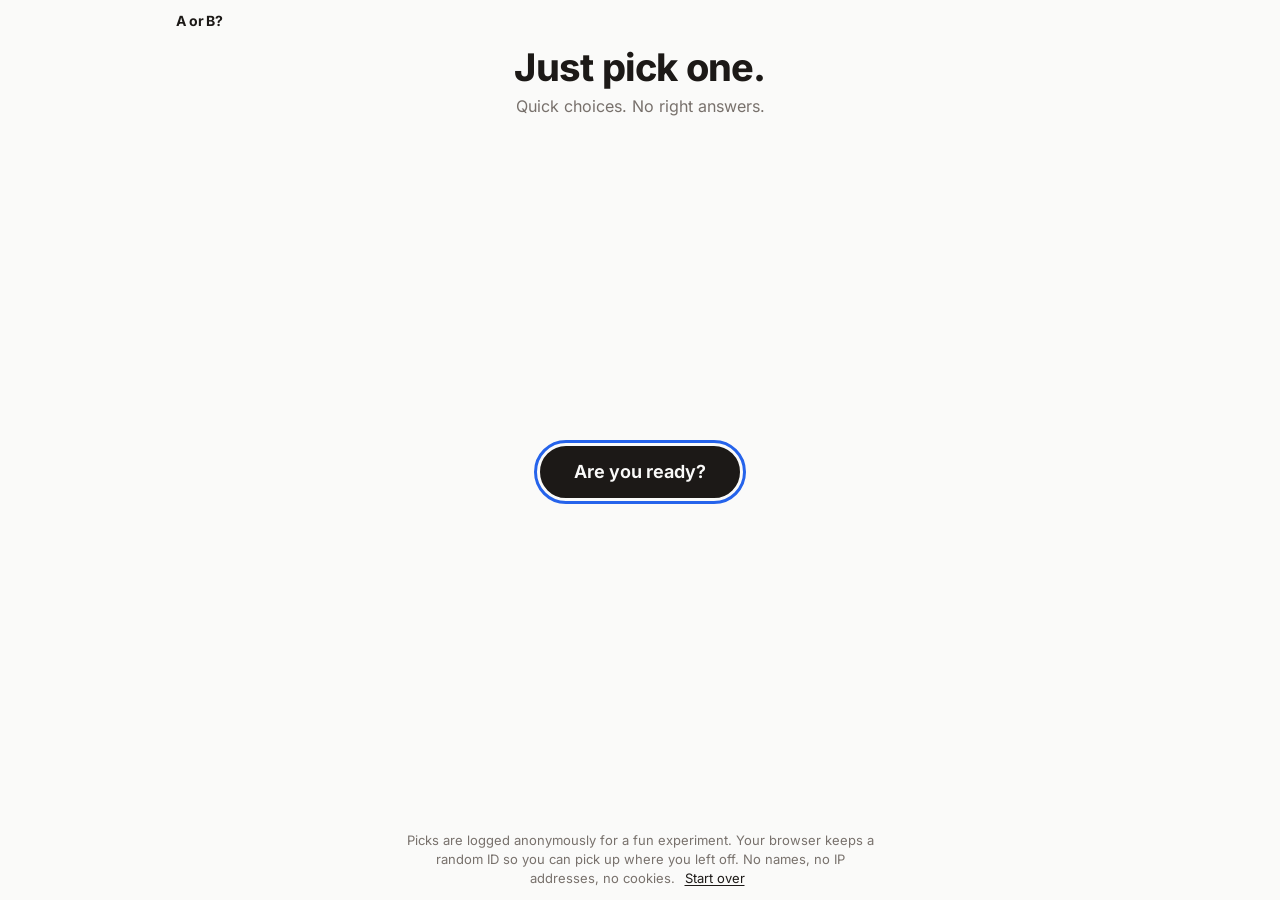
<file: web/index.html>
<!doctype html>
<html lang="en">
<head>
  <meta charset="utf-8">
  <meta name="viewport" content="width=device-width, initial-scale=1, viewport-fit=cover">
  <title>ABRA</title>
  <meta name="description" content="Just pick one. A tiny anonymous experiment.">
  <meta name="color-scheme" content="light dark">
  <link rel="preload" href="fonts/inter-latin-wght-normal.woff2" as="font" type="font/woff2" crossorigin>
  <link rel="stylesheet" href="styles.css?v=__BUILD__">
  <script type="module" src="app.js?v=__BUILD__"></script>
</head>
<body>
  <main class="app" id="app" data-screen="start">
    <header class="top">
      <span class="brand">A or B?</span>
      <span class="progress" id="progress" aria-live="polite"></span>
    </header>

    <section class="prompt" id="prompt" aria-live="polite">
      <h1 class="prompt-main" id="prompt-main">Just pick one.</h1>
      <p class="prompt-sub" id="prompt-sub">Quick choices. No right answers.</p>
    </section>

    <!-- Every screen sits in the same stage, so the Ready button and the
         between-trial dot are exactly where the two options are centered. -->
    <div class="stage" id="stage">
      <div class="screen screen-start" id="screen-start">
        <button class="btn btn-primary" id="ready" type="button" disabled>Loading…</button>
      </div>

      <div class="screen screen-trial" id="screen-trial" role="group" aria-label="Pick one">
        <button class="option" id="opt1" type="button" data-slot="1"></button>
        <button class="option" id="opt2" type="button" data-slot="2"></button>
      </div>

      <div class="screen screen-gap" id="screen-gap" aria-hidden="true">
        <span class="dot"></span>
      </div>

      <div class="screen screen-block" id="screen-block">
        <div class="stack">
          <button class="btn btn-primary" id="keep-going" type="button">Keep going</button>
          <button class="btn btn-quiet" id="done" type="button">I'm done</button>
        </div>
      </div>

      <div class="screen screen-done" id="screen-done">
        <div class="explain">
          <p>Every pair you saw was styled at random: the <b>color</b>, how <b>filled-in</b> each button was, its <b>size</b>, which one came <b>first</b>, whether it had a <b>label</b>, and sometimes which one was <b>pre-selected</b>.</p>
          <p>We're measuring which of those nudge people's picks. Results will be shared once there's enough data.</p>
          <button class="btn btn-quiet" id="play-more" type="button">Play more anyway</button>
        </div>
      </div>
    </div>

    <footer class="note">
      Picks are logged anonymously for a fun experiment. Your browser keeps a random ID so you can
      pick up where you left off. No names, no IP addresses, no cookies.
      <button class="start-over" id="start-over" type="button">Start over</button>
    </footer>
  </main>
</body>
</html>
</file>
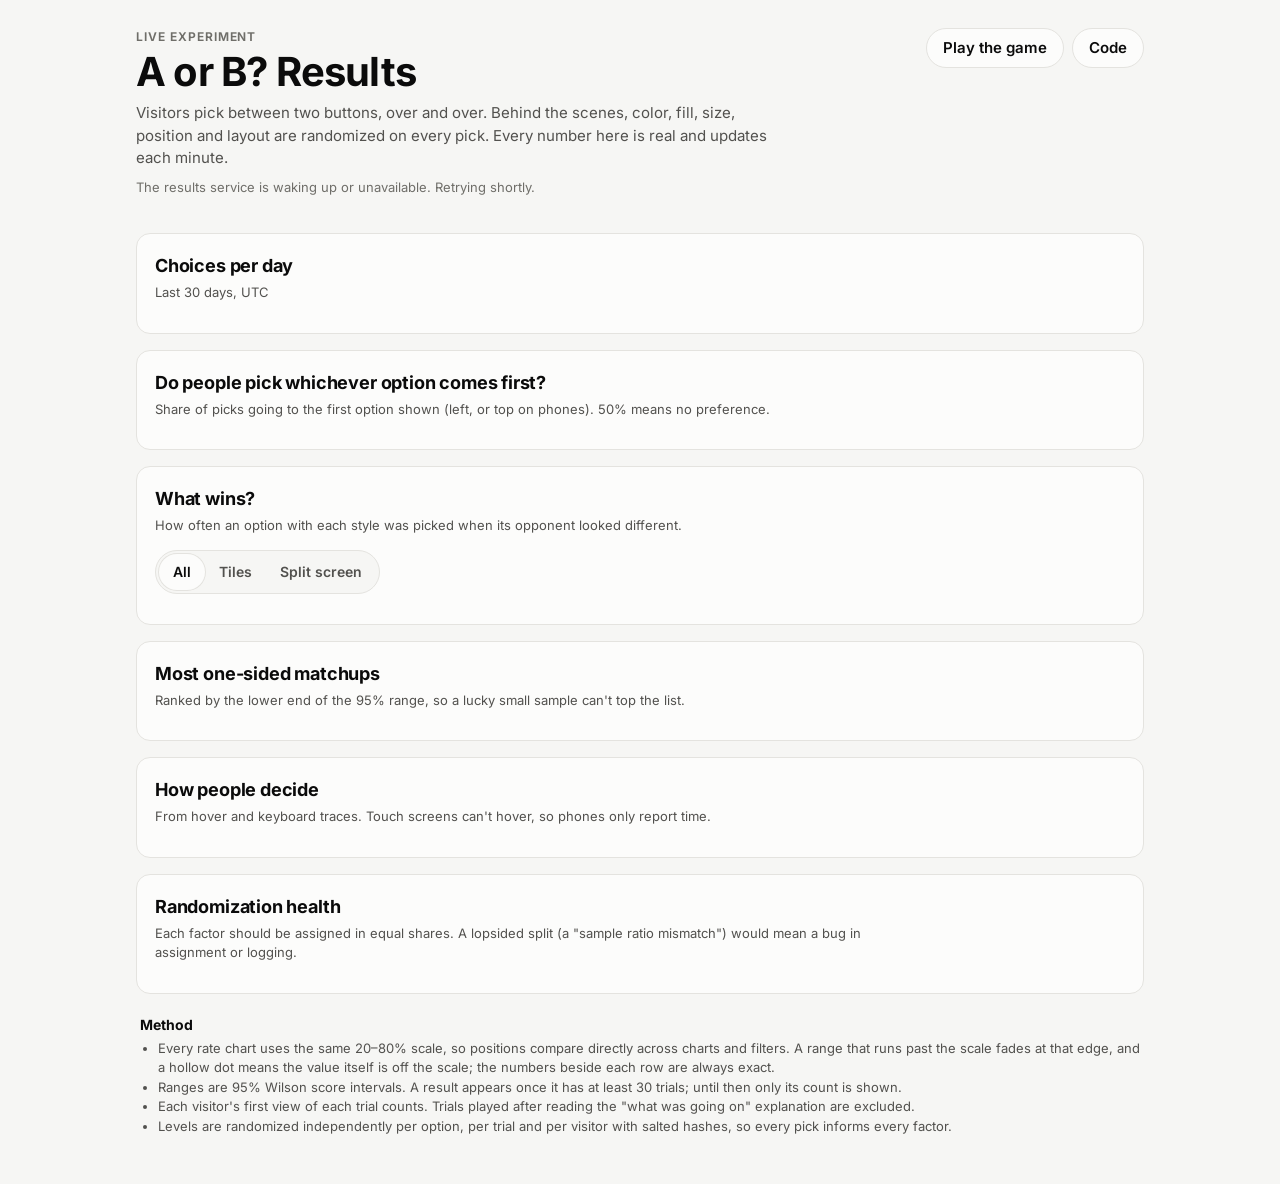
<file: web/dashboard/index.html>
<!doctype html>
<html lang="en">
<head>
  <meta charset="utf-8">
  <meta name="viewport" content="width=device-width, initial-scale=1, viewport-fit=cover">
  <title>A or B? Live Results</title>
  <meta name="description" content="Live results from the A or B? choice experiment: what nudges people's picks.">
  <meta name="color-scheme" content="light dark">
  <link rel="preload" href="../fonts/inter-latin-wght-normal.woff2" as="font" type="font/woff2" crossorigin>
  <link rel="stylesheet" href="dashboard.css?v=__BUILD__">
  <script type="module" src="dashboard.js?v=__BUILD__"></script>
</head>
<body>
  <main class="dash">
    <header class="dash-head">
      <div>
        <p class="kicker">Live experiment</p>
        <h1>A or B? Results</h1>
        <p class="lede">
          Visitors pick between two buttons, over and over. Behind the scenes, color, fill, size,
          position and layout are randomized on every pick. Every number here is real and updates
          each minute.
        </p>
      </div>
      <nav class="head-links">
        <a class="pill" href="../">Play the game</a>
        <a class="pill" href="https://github.com/griffin-brown-95/nudge" target="_blank" rel="noopener">Code</a>
      </nav>
      <p class="status" id="status" aria-live="polite">Loading…</p>
    </header>

    <section aria-labelledby="h-progress">
      <h2 id="h-progress" class="visually-hidden">Progress</h2>
      <div class="kpis" id="kpis"></div>
    </section>

    <section class="card" aria-labelledby="h-daily">
      <div class="card-head">
        <h2 id="h-daily">Choices per day</h2>
        <p class="note">Last 30 days, UTC</p>
      </div>
      <div id="daily" class="daily"></div>
    </section>

    <section class="card" aria-labelledby="h-position">
      <div class="card-head">
        <h2 id="h-position">Do people pick whichever option comes first?</h2>
        <p class="note">Share of picks going to the first option shown (left, or top on phones). 50% means no preference.</p>
      </div>
      <div id="position"></div>
    </section>

    <section class="card" aria-labelledby="h-attr">
      <div class="card-head">
        <h2 id="h-attr">What wins?</h2>
        <p class="note">How often an option with each style was picked when its opponent looked different.</p>
      </div>
      <div class="filters" role="radiogroup" aria-label="Layout frame" id="frame-filter">
        <button type="button" role="radio" aria-checked="true" data-frame="">All</button>
        <button type="button" role="radio" aria-checked="false" data-frame="tiles">Tiles</button>
        <button type="button" role="radio" aria-checked="false" data-frame="split">Split screen</button>
      </div>
      <div id="attributes" class="attr-grid"></div>
    </section>

    <section class="card" aria-labelledby="h-matchups">
      <div class="card-head">
        <h2 id="h-matchups">Most one-sided matchups</h2>
        <p class="note">Ranked by the lower end of the 95% range, so a lucky small sample can't top the list.</p>
      </div>
      <div id="matchups"></div>
    </section>

    <section class="card" aria-labelledby="h-decide">
      <div class="card-head">
        <h2 id="h-decide">How people decide</h2>
        <p class="note">From hover and keyboard traces. Touch screens can't hover, so phones only report time.</p>
      </div>
      <div id="decisions"></div>
    </section>

    <section class="card" aria-labelledby="h-health">
      <div class="card-head">
        <h2 id="h-health">Randomization health</h2>
        <p class="note">Each factor should be assigned in equal shares. A lopsided split (a "sample ratio mismatch") would mean a bug in assignment or logging.</p>
      </div>
      <div id="balance" class="balance"></div>
    </section>

    <footer class="method">
      <h2>Method</h2>
      <ul>
        <li>Every rate chart uses the same 20–80% scale, so positions compare directly across charts and filters. A range that runs past the scale fades at that edge, and a hollow dot means the value itself is off the scale; the numbers beside each row are always exact.</li>
        <li>Ranges are 95% Wilson score intervals. A result appears once it has at least <span id="min-n">30</span> trials; until then only its count is shown.</li>
        <li>Each visitor's first view of each trial counts. Trials played after reading the "what was going on" explanation are excluded.</li>
        <li>Levels are randomized independently per option, per trial and per visitor with salted hashes, so every pick informs every factor.</li>
      </ul>
    </footer>
  </main>
  <div class="tooltip" id="tooltip" role="tooltip" hidden></div>
</body>
</html>
</file>
<file: web/styles.css>
@font-face {
  font-family: "Inter";
  src: url("fonts/inter-latin-wght-normal.woff2") format("woff2");
  font-weight: 100 900;
  font-display: block; /* Ready waits for the font, so never show a swap */
}

:root {
  --bg: #fafaf9;
  --fg: #1c1917;
  --muted: #78716c;
  --line: #e7e5e4;
  --accent: #1c1917;
  --accent-fg: #fafaf9;
  --ring: #2563eb;

  /* Experiment colors: equal OKLCH lightness and chroma so hue is the only
     difference. They don't change with the theme. */
  --opt-l: 0.72;
  --opt-c: 0.14;
  --opt-ink: #111;

  --font: "Inter", system-ui, -apple-system, "Segoe UI", Roboto, sans-serif;
  --radius: 18px;
  --gap: clamp(16px, 4vw, 40px);
}

@media (prefers-color-scheme: dark) {
  :root {
    --bg: #141210;
    --fg: #f5f5f4;
    --muted: #a8a29e;
    --line: #292524;
    --accent: #f5f5f4;
    --accent-fg: #141210;
    --ring: #60a5fa;
  }
}

* { box-sizing: border-box; }

html, body {
  margin: 0;
  height: 100%;
  background: var(--bg);
  color: var(--fg);
  font-family: var(--font);
  -webkit-text-size-adjust: 100%;
}

.app {
  min-height: 100dvh;
  display: grid;
  grid-template-rows: auto auto 1fr auto;
  padding: max(12px, env(safe-area-inset-top)) 16px max(12px, env(safe-area-inset-bottom));
  max-width: 960px;
  margin: 0 auto;
}

.top {
  display: flex;
  justify-content: space-between;
  align-items: baseline;
  font-size: 14px;
  color: var(--muted);
  min-height: 24px;
}
.brand { font-weight: 700; letter-spacing: -0.01em; color: var(--fg); }
.progress { font-variant-numeric: tabular-nums; }

/* Fixed height so the stage never shifts between screens. */
.prompt {
  text-align: center;
  min-height: 92px;
  padding-top: 8px;
}
.prompt-main {
  margin: 0;
  font-size: clamp(26px, 6vw, 38px);
  font-weight: 750;
  letter-spacing: -0.02em;
}
.prompt-sub {
  margin: 6px 0 0;
  font-size: 16px;
  color: var(--muted);
  min-height: 1.4em;
}

.stage:focus { outline: none; }
.stage {
  position: relative;
  display: grid;
  place-items: center;
  min-height: 300px;
}

.screen { display: none; }
.app[data-screen="start"] .screen-start,
.app[data-screen="gap"] .screen-gap,
.app[data-screen="block"] .screen-block,
.app[data-screen="done"] .screen-done { display: grid; place-items: center; }
.app[data-screen="trial"] .screen-trial { display: flex; }

/* --- General buttons (not part of the experiment) --- */
.btn {
  font: inherit;
  font-size: 18px;
  font-weight: 650;
  min-height: 52px;
  min-width: 200px;
  padding: 0 28px;
  border-radius: 999px;
  border: 2px solid var(--accent);
  cursor: pointer;
  touch-action: manipulation;
}
.btn-primary { background: var(--accent); color: var(--accent-fg); }
.btn-quiet { background: transparent; color: var(--fg); border-color: var(--line); }
.btn:disabled { opacity: 0.55; cursor: progress; }
.btn:focus-visible { outline: 3px solid var(--ring); outline-offset: 3px; }

.stack { display: grid; gap: 14px; justify-items: center; }

.explain { max-width: 34rem; text-align: center; line-height: 1.55; font-size: 16px; }
.explain p { margin: 0 0 14px; }

.note {
  margin: 16px auto 0;
  max-width: 30rem;
  text-align: center;
  font-size: 13px;
  line-height: 1.45;
  color: var(--muted);
}
/* The note (and its Start over link) only appears on the start screen. It's
   hidden rather than removed, so the stage keeps the same height and the
   options stay centered on the spot where the Ready button was. */
.app:not([data-screen="start"]) .note { visibility: hidden; }

/* A text-style button with a full-size tap target. */
.start-over {
  font: inherit;
  color: var(--fg);
  background: none;
  border: 0;
  padding: 12px 6px;
  margin: -12px 0;
  text-decoration: underline;
  text-underline-offset: 2px;
  cursor: pointer;
  touch-action: manipulation;
}
.start-over:focus-visible { outline: 3px solid var(--ring); outline-offset: 2px; border-radius: 4px; }

.dot {
  width: 10px;
  height: 10px;
  border-radius: 50%;
  background: var(--muted);
}

/* --- The two options --- */
.screen-trial {
  gap: var(--gap);
  align-items: center;
  justify-content: center;
  flex-direction: column; /* stacked on narrow screens */
  width: 100%;
  /* Room for two +8% options, which grow into the gap. */
  gap: max(28px, var(--gap));
}
@media (min-width: 560px) {
  .screen-trial { flex-direction: row; }
}

.option {
  --h: 0;          /* hue, set per option */
  --c: var(--opt-c);
  --color: oklch(var(--opt-l) var(--c) var(--h));

  font: inherit;
  font-size: clamp(40px, 9vw, 56px);
  font-weight: 750;
  letter-spacing: -0.02em;
  width: min(80vw, 300px);
  height: clamp(96px, 22dvh, 160px);
  border-radius: var(--radius);
  border: 2px solid transparent;
  cursor: pointer;
  touch-action: manipulation;
  user-select: none;
  -webkit-user-select: none;
  -webkit-tap-highlight-color: transparent;
  /* Scaling keeps both options' centers where the base layout put them. */
  transform: scale(var(--scale, 1));
}
@media (min-width: 560px) {
  .option { width: min(38vw, 280px); height: 170px; }
}

.option[data-color="red"]    { --h: 25; }
.option[data-color="orange"] { --h: 60; }
.option[data-color="green"]  { --h: 145; }
.option[data-color="blue"]   { --h: 250; }
.option[data-color="purple"] { --h: 305; }
.option[data-color="gray"]   { --h: 0; --c: 0; }

.option[data-emphasis="solid"]   { background: var(--color); color: var(--opt-ink); }
.option[data-emphasis="soft"]    { background: oklch(var(--opt-l) var(--c) var(--h) / 0.3); color: var(--fg); }
.option[data-emphasis="outline"] { background: transparent; border-color: var(--color); color: var(--fg); }

.option[data-size="plus8"] { --scale: 1.08; }

/* --- Split frame: each option fills its half of the play area --- */
.app[data-screen="trial"][data-frame="split"] .screen-trial {
  position: fixed;
  left: 0;
  right: 0;
  top: var(--split-top, 140px);
  bottom: var(--split-bottom, 64px);
  width: auto;
  gap: 6px;
  align-items: stretch;
}
.app[data-frame="split"] .option {
  /* "+8%" becomes a share of the screen: 1.08 : 1 is a 52/48 split. */
  flex: var(--grow, 1) 1 0;
  width: auto;
  height: auto;
  border-radius: 0;
  border-width: 5px;
  transform: none;
  font-size: clamp(56px, 12vw, 96px);
}
.app[data-frame="split"] .option[data-size="plus8"] { --grow: 1.08; }
.app[data-frame="split"] .option:focus-visible,
.app[data-frame="split"] .option.is-focused { outline-offset: -12px; }

/* Identical feedback for both options so hover can't favor one, and only
   once the pointer has moved (app.js armHoverOnMove). */
@media (hover: hover) {
  .app[data-hover="on"] .option:hover { filter: brightness(1.04); }
}
.option:focus { outline: none; }
.option:focus-visible,
.option.is-focused { outline: 3px solid var(--ring); outline-offset: 4px; }
.option:disabled { cursor: default; }
</file>
<file: web/dashboard/dashboard.css>
@font-face {
  font-family: "Inter";
  src: url("../fonts/inter-latin-wght-normal.woff2") format("woff2");
  font-weight: 100 900;
  font-display: swap;
}

/* Roles, not raw colors. Chart colors follow the data-viz reference palette:
   one series hue (blue), a neutral reference line, and reserved status colors. */
:root {
  color-scheme: light;
  --bg: #f6f6f4;
  --surface-1: #fcfcfb;
  --text-primary: #0b0b0b;
  --text-secondary: #52514e;
  --text-muted: #6f6e69;
  --border: #e4e3df;
  --grid: #ebeae6;
  --reference: #8a8984;
  --series-1: #2a78d6;
  --series-1-soft: #b7d3f6;
  --status-good: #0ca30c;
  --status-critical: #d03b3b;
  --status-pending: #8a8984;
  --focus: #2563eb;

  /* Experiment colors, same as the game (equal OKLCH lightness and chroma). */
  --opt-l: 0.72;
  --opt-c: 0.14;

  --radius: 14px;
  --font: "Inter", system-ui, -apple-system, "Segoe UI", Roboto, sans-serif;
}

@media (prefers-color-scheme: dark) {
  :root:where(:not([data-theme="light"])) {
    color-scheme: dark;
    --bg: #121211;
    --surface-1: #1a1a19;
    --text-primary: #f0efec;
    --text-secondary: #c3c2b7;
    --text-muted: #9a998f;
    --border: #2c2c2a;
    --grid: #262624;
    --reference: #77766f;
    --series-1: #3987e5;
    --series-1-soft: #1c5cab;
    --focus: #60a5fa;
  }
}
:root[data-theme="dark"] {
  color-scheme: dark;
  --bg: #121211;
  --surface-1: #1a1a19;
  --text-primary: #f0efec;
  --text-secondary: #c3c2b7;
  --text-muted: #9a998f;
  --border: #2c2c2a;
  --grid: #262624;
  --reference: #77766f;
  --series-1: #3987e5;
  --series-1-soft: #1c5cab;
  --focus: #60a5fa;
}

* { box-sizing: border-box; }

body {
  margin: 0;
  background: var(--bg);
  color: var(--text-primary);
  font-family: var(--font);
  font-size: 15px;
  line-height: 1.5;
  -webkit-text-size-adjust: 100%;
}

.dash {
  max-width: 1040px;
  margin: 0 auto;
  padding: max(20px, env(safe-area-inset-top)) 16px 48px;
  display: grid;
  gap: 16px;
}

.visually-hidden {
  position: absolute;
  width: 1px; height: 1px;
  overflow: hidden;
  clip: rect(0 0 0 0);
  white-space: nowrap;
}

/* --- Header --- */
.dash-head {
  display: grid;
  grid-template-columns: 1fr auto;
  gap: 8px 24px;
  align-items: start;
  padding: 8px 0 4px;
}
.kicker {
  margin: 0;
  font-size: 12px;
  font-weight: 650;
  letter-spacing: 0.08em;
  text-transform: uppercase;
  color: var(--text-muted);
}
h1 {
  margin: 4px 0 8px;
  font-size: clamp(28px, 5vw, 40px);
  letter-spacing: -0.02em;
  line-height: 1.1;
}
.lede { margin: 0; max-width: 40rem; color: var(--text-secondary); }
.head-links { display: flex; gap: 8px; flex-wrap: wrap; }
.pill {
  display: inline-flex;
  align-items: center;
  min-height: 40px;
  padding: 0 16px;
  border: 1px solid var(--border);
  border-radius: 999px;
  background: var(--surface-1);
  color: var(--text-primary);
  font-weight: 600;
  text-decoration: none;
}
.pill:hover { border-color: var(--text-muted); }
.pill:focus-visible, .filters button:focus-visible, .row:focus-visible, .bar-hit:focus-visible {
  outline: 2px solid var(--focus);
  outline-offset: 2px;
}
.status { grid-column: 1 / -1; margin: 0; font-size: 13px; color: var(--text-muted); }

@media (max-width: 640px) {
  .dash-head { grid-template-columns: 1fr; }
}

/* --- KPI tiles --- */
.kpis {
  display: grid;
  grid-template-columns: repeat(2, 1fr);
  gap: 12px;
}
@media (min-width: 760px) {
  .kpis { grid-template-columns: repeat(4, 1fr); }
}
.kpi {
  background: var(--surface-1);
  border: 1px solid var(--border);
  border-radius: var(--radius);
  padding: 14px 16px;
}
.kpi-label { margin: 0; font-size: 13px; color: var(--text-secondary); }
.kpi-value {
  margin: 4px 0 0;
  font-size: 28px;
  font-weight: 700;
  letter-spacing: -0.02em;
  font-variant-numeric: tabular-nums;
}
.kpi-sub { margin: 2px 0 0; font-size: 12px; color: var(--text-muted); }

/* --- Cards --- */
.card {
  background: var(--surface-1);
  border: 1px solid var(--border);
  border-radius: var(--radius);
  padding: 18px 18px 16px;
  min-width: 0;
}
.card-head { margin-bottom: 14px; }
.card h2 { margin: 0; font-size: 18px; letter-spacing: -0.01em; }
.note { margin: 4px 0 0; font-size: 13px; color: var(--text-secondary); max-width: 46rem; }

/* --- Filters (one row, above the charts) --- */
.filters {
  display: inline-flex;
  padding: 3px;
  margin-bottom: 14px;
  border: 1px solid var(--border);
  border-radius: 999px;
  background: var(--bg);
}
.filters button {
  font: inherit;
  font-size: 14px;
  font-weight: 600;
  min-height: 36px;
  padding: 0 14px;
  border: 0;
  border-radius: 999px;
  background: transparent;
  color: var(--text-secondary);
  cursor: pointer;
}
.filters button[aria-checked="true"] {
  background: var(--surface-1);
  color: var(--text-primary);
  box-shadow: 0 0 0 1px var(--border);
}

/* --- Interval chart: label | track | value --- */
.interval { display: grid; gap: 2px; }
.interval-title {
  margin: 0 0 6px;
  font-size: 13px;
  font-weight: 650;
  color: var(--text-secondary);
}
.row {
  display: grid;
  grid-template-columns: minmax(96px, 150px) 1fr minmax(118px, auto);
  align-items: center;
  gap: 12px;
  min-height: 34px;
  padding: 2px 6px;
  border-radius: 8px;
}
.row:hover { background: var(--bg); }
.row-label {
  display: flex;
  align-items: center;
  gap: 8px;
  font-size: 14px;
  min-width: 0;
}
.row-label span { overflow: hidden; text-overflow: ellipsis; white-space: nowrap; }
.row-label.total { font-weight: 650; }
.swatch {
  flex: none;
  width: 12px;
  height: 12px;
  border-radius: 3px;
  background: oklch(var(--opt-l) var(--opt-c) var(--h));
}
.swatch.gray { background: oklch(var(--opt-l) 0 0); }
.track { position: relative; height: 22px; }
.track .ref {
  position: absolute;
  top: -4px; bottom: -4px;
  width: 0;
  border-left: 1px dashed var(--reference);
}
.track .ci {
  position: absolute;
  top: 9px;
  height: 4px;
  border-radius: 2px;
  background: var(--series-1-soft);
}
/* A range clipped by the fixed 20–80% scale fades out at the edge it runs past. */
.track .ci.clip-lo { border-top-left-radius: 0; border-bottom-left-radius: 0;
  background: linear-gradient(to right, transparent, var(--series-1-soft) 14px); }
.track .ci.clip-hi { border-top-right-radius: 0; border-bottom-right-radius: 0;
  background: linear-gradient(to left, transparent, var(--series-1-soft) 14px); }
.track .ci.clip-lo.clip-hi { background: var(--series-1-soft); }
.track .dot.off-scale { background: var(--surface-1); box-shadow: 0 0 0 2px var(--series-1); }
.track .dot {
  position: absolute;
  top: 5px;
  width: 12px;
  height: 12px;
  margin-left: -6px;
  border-radius: 50%;
  background: var(--series-1);
  box-shadow: 0 0 0 2px var(--surface-1);
}
.track .pending {
  position: absolute;
  inset: 4px 0;
  display: flex;
  align-items: center;
  padding-left: 8px;
  border: 1px dashed var(--border);
  border-radius: 6px;
  font-size: 12px;
  color: var(--text-muted);
}
.row-value {
  font-size: 13px;
  font-variant-numeric: tabular-nums;
  color: var(--text-secondary);
  text-align: right;
  white-space: nowrap;
}
.row-value b { color: var(--text-primary); font-weight: 650; }
.axis {
  display: grid;
  grid-template-columns: minmax(96px, 150px) 1fr minmax(118px, auto);
  gap: 12px;
  padding: 0 6px;
}
.axis .ticks { position: relative; height: 16px; }
.axis .ticks span {
  position: absolute;
  transform: translateX(-50%);
  font-size: 11px;
  color: var(--text-muted);
  font-variant-numeric: tabular-nums;
}

.attr-grid { display: grid; gap: 22px; }

/* Phones: label and value share a line, the track gets the full width below. */
@media (max-width: 560px) {
  .row {
    grid-template-columns: 1fr auto;
    grid-template-areas: "label value" "track track";
    gap: 2px 8px;
    padding: 6px 6px 8px;
  }
  .row-label { grid-area: label; }
  .row-label span { white-space: normal; }
  .row-value { grid-area: value; }
  .track { grid-area: track; }
  .axis { grid-template-columns: 1fr; }
  .axis > span { display: none; }
}

/* --- Daily bars --- */
.daily svg { display: block; width: 100%; height: 160px; overflow: visible; }
.daily .bar { fill: var(--series-1); }
.daily .bar-hit { fill: transparent; cursor: default; }
.daily .bar-hit:hover + .bar, .daily .bar-hit:focus + .bar { fill: var(--focus); }
.daily .gridline { stroke: var(--grid); stroke-width: 1; }
.daily .baseline { stroke: var(--reference); stroke-width: 1; }
.daily text { fill: var(--text-muted); font-size: 11px; font-family: var(--font); }

/* --- Tables --- */
.table-wrap { overflow-x: auto; }
table { width: 100%; border-collapse: collapse; font-size: 14px; }
th, td { padding: 9px 10px; text-align: left; border-bottom: 1px solid var(--grid); white-space: nowrap; }
th { font-size: 12px; font-weight: 650; color: var(--text-secondary); }
td.num, th.num { text-align: right; font-variant-numeric: tabular-nums; }
td.muted { color: var(--text-muted); }
tr:last-child td { border-bottom: 0; }

/* --- Balance --- */
.balance { display: grid; grid-template-columns: repeat(auto-fit, minmax(220px, 1fr)); gap: 10px; }
.factor {
  border: 1px solid var(--border);
  border-radius: 10px;
  padding: 10px 12px;
}
.factor-head { display: flex; justify-content: space-between; align-items: baseline; gap: 8px; }
.factor-name { font-weight: 650; }
.badge { display: inline-flex; align-items: center; gap: 5px; font-size: 12px; font-weight: 650; }
.badge .icon {
  display: inline-grid;
  place-items: center;
  width: 16px; height: 16px;
  border-radius: 50%;
  color: #fff;
  font-size: 11px;
  line-height: 1;
}
.badge.good .icon { background: var(--status-good); }
.badge.bad .icon { background: var(--status-critical); }
.badge.pending .icon { background: var(--status-pending); }
.factor-levels { margin: 6px 0 0; font-size: 12px; color: var(--text-secondary); font-variant-numeric: tabular-nums; }

/* --- Method --- */
.method { padding: 4px 4px 0; color: var(--text-secondary); font-size: 13px; }
.method h2 { font-size: 14px; color: var(--text-primary); margin: 0 0 4px; }
.method ul { margin: 0; padding-left: 18px; }

/* --- Tooltip --- */
.tooltip {
  position: fixed;
  z-index: 10;
  max-width: 260px;
  padding: 8px 10px;
  border-radius: 8px;
  background: var(--text-primary);
  color: var(--surface-1);
  font-size: 12px;
  line-height: 1.45;
  pointer-events: none;
  box-shadow: 0 6px 20px rgb(0 0 0 / 0.18);
}
.tooltip b { font-weight: 650; }

@media (prefers-reduced-motion: no-preference) {
  .track .dot, .track .ci { transition: left 0.3s ease, width 0.3s ease; }
}
</file>
